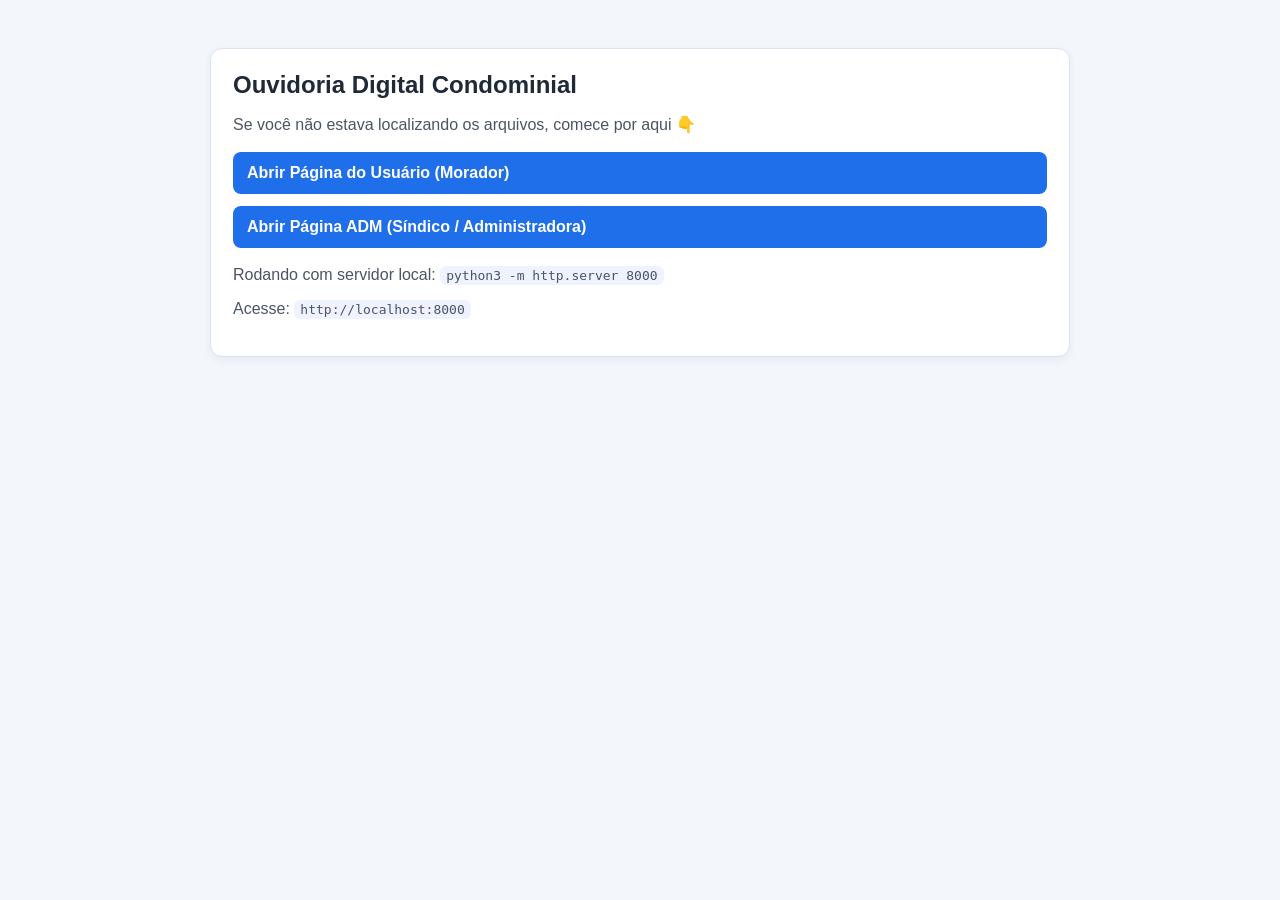
<file: index.html>
<!doctype html>
<html lang="pt-BR">
  <head>
    <meta charset="UTF-8" />
    <meta name="viewport" content="width=device-width, initial-scale=1.0" />
    <title>Ouvidoria Condominial - Início</title>
    <style>
      body {
        margin: 0;
        font-family: Arial, Helvetica, sans-serif;
        background: #f3f6fb;
        color: #1f2937;
      }
      .wrap {
        max-width: 860px;
        margin: 48px auto;
        padding: 0 16px;
      }
      .card {
        background: #fff;
        border: 1px solid #dbe3ef;
        border-radius: 12px;
        padding: 22px;
        box-shadow: 0 3px 10px rgba(13, 39, 80, 0.06);
      }
      h1 {
        margin: 0 0 8px;
      }
      p {
        color: #4b5563;
      }
      .links {
        display: grid;
        gap: 12px;
        margin-top: 18px;
      }
      a {
        display: block;
        text-decoration: none;
        background: #1f6feb;
        color: #fff;
        border-radius: 8px;
        padding: 12px 14px;
        font-weight: 700;
      }
      a:hover {
        background: #1554b8;
      }
      code {
        background: #eef3ff;
        padding: 2px 6px;
        border-radius: 6px;
      }
    </style>
  </head>
  <body>
    <main class="wrap">
      <section class="card">
        <h1>Ouvidoria Digital Condominial</h1>
        <p>Se você não estava localizando os arquivos, comece por aqui 👇</p>

        <div class="links">
          <a href="web/usuario.html">Abrir Página do Usuário (Morador)</a>
          <a href="web/admin.html">Abrir Página ADM (Síndico / Administradora)</a>
        </div>

        <p style="margin-top: 18px;">Rodando com servidor local: <code>python3 -m http.server 8000</code></p>
        <p>Acesse: <code>http://localhost:8000</code></p>
      </section>
    </main>
  </body>
</html>
</file>
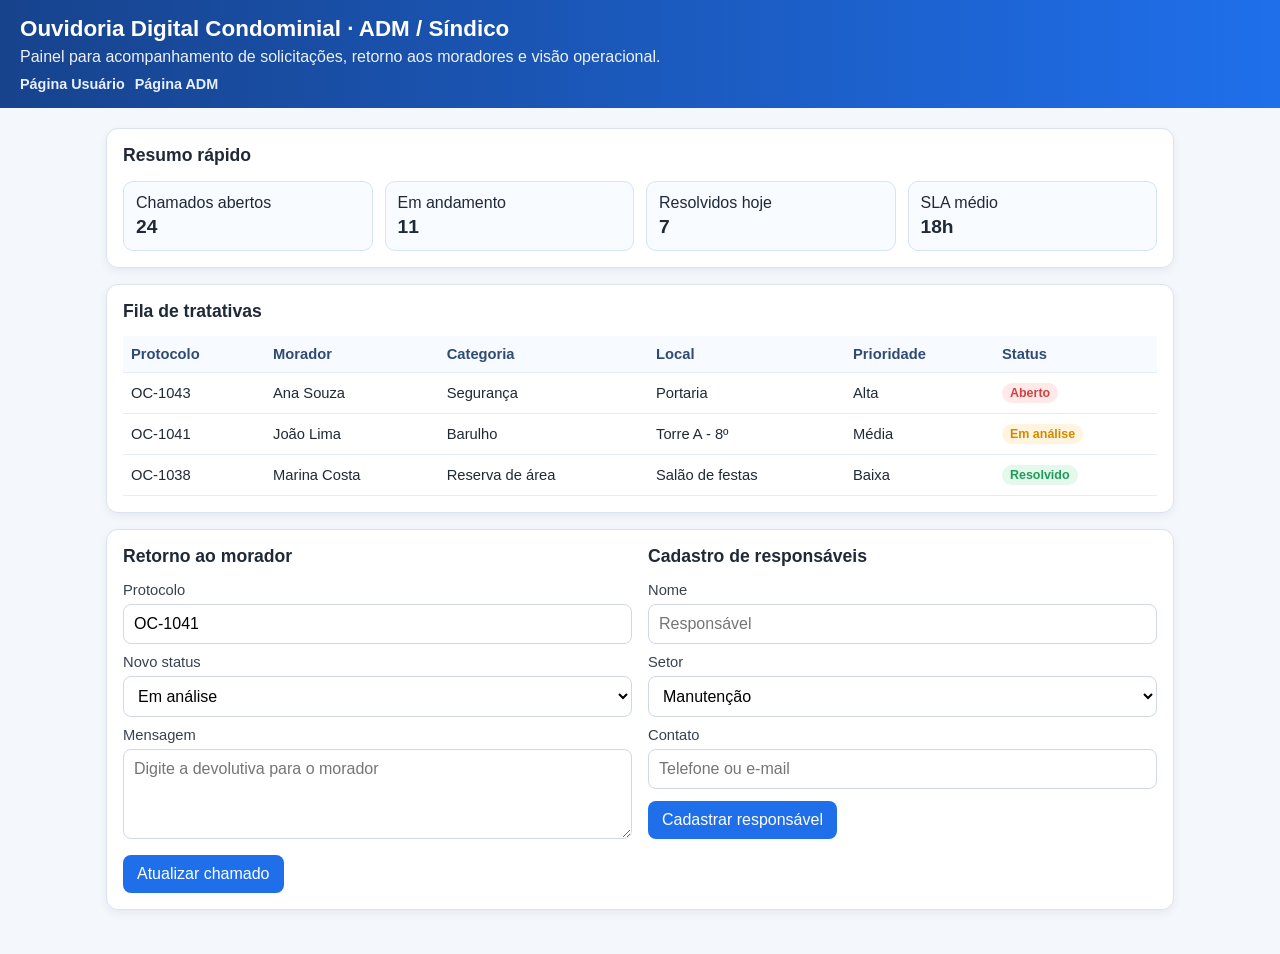
<file: web/admin.html>
<!doctype html>
<html lang="pt-BR">
  <head>
    <meta charset="UTF-8" />
    <meta name="viewport" content="width=device-width, initial-scale=1.0" />
    <title>Ouvidoria Condominial - Painel ADM</title>
    <link rel="stylesheet" href="styles.css" />
  </head>
  <body>
    <header class="header">
      <h1>Ouvidoria Digital Condominial · ADM / Síndico</h1>
      <p>Painel para acompanhamento de solicitações, retorno aos moradores e visão operacional.</p>
      <nav class="nav">
        <a href="usuario.html">Página Usuário</a>
        <a href="admin.html">Página ADM</a>
      </nav>
    </header>

    <main class="container grid" style="gap: 16px;">
      <section class="card">
        <h2>Resumo rápido</h2>
        <div class="metrics">
          <article class="metric">
            Chamados abertos
            <strong>24</strong>
          </article>
          <article class="metric">
            Em andamento
            <strong>11</strong>
          </article>
          <article class="metric">
            Resolvidos hoje
            <strong>7</strong>
          </article>
          <article class="metric">
            SLA médio
            <strong>18h</strong>
          </article>
        </div>
      </section>

      <section class="card">
        <h2>Fila de tratativas</h2>
        <div class="table-wrap">
          <table>
            <thead>
              <tr>
                <th>Protocolo</th>
                <th>Morador</th>
                <th>Categoria</th>
                <th>Local</th>
                <th>Prioridade</th>
                <th>Status</th>
              </tr>
            </thead>
            <tbody>
              <tr>
                <td>OC-1043</td>
                <td>Ana Souza</td>
                <td>Segurança</td>
                <td>Portaria</td>
                <td>Alta</td>
                <td><span class="badge open">Aberto</span></td>
              </tr>
              <tr>
                <td>OC-1041</td>
                <td>João Lima</td>
                <td>Barulho</td>
                <td>Torre A - 8º</td>
                <td>Média</td>
                <td><span class="badge progress">Em análise</span></td>
              </tr>
              <tr>
                <td>OC-1038</td>
                <td>Marina Costa</td>
                <td>Reserva de área</td>
                <td>Salão de festas</td>
                <td>Baixa</td>
                <td><span class="badge done">Resolvido</span></td>
              </tr>
            </tbody>
          </table>
        </div>
      </section>

      <section class="card grid grid-2">
        <article>
          <h2>Retorno ao morador</h2>
          <form>
            <label for="protocolo">Protocolo</label>
            <input id="protocolo" value="OC-1041" />

            <label for="status">Novo status</label>
            <select id="status">
              <option>Em análise</option>
              <option>Em andamento</option>
              <option>Resolvido</option>
              <option>Encerrado</option>
            </select>

            <label for="mensagem">Mensagem</label>
            <textarea id="mensagem" placeholder="Digite a devolutiva para o morador"></textarea>

            <div style="margin-top: 12px;">
              <button class="btn-primary" type="button">Atualizar chamado</button>
            </div>
          </form>
        </article>

        <article>
          <h2>Cadastro de responsáveis</h2>
          <form>
            <label for="nomeResp">Nome</label>
            <input id="nomeResp" placeholder="Responsável" />

            <label for="setorResp">Setor</label>
            <select id="setorResp">
              <option>Manutenção</option>
              <option>Portaria</option>
              <option>Limpeza</option>
              <option>Administração</option>
            </select>

            <label for="contatoResp">Contato</label>
            <input id="contatoResp" placeholder="Telefone ou e-mail" />

            <div style="margin-top: 12px;">
              <button class="btn-primary" type="button">Cadastrar responsável</button>
            </div>
          </form>
        </article>
      </section>
    </main>
  </body>
</html>
</file>
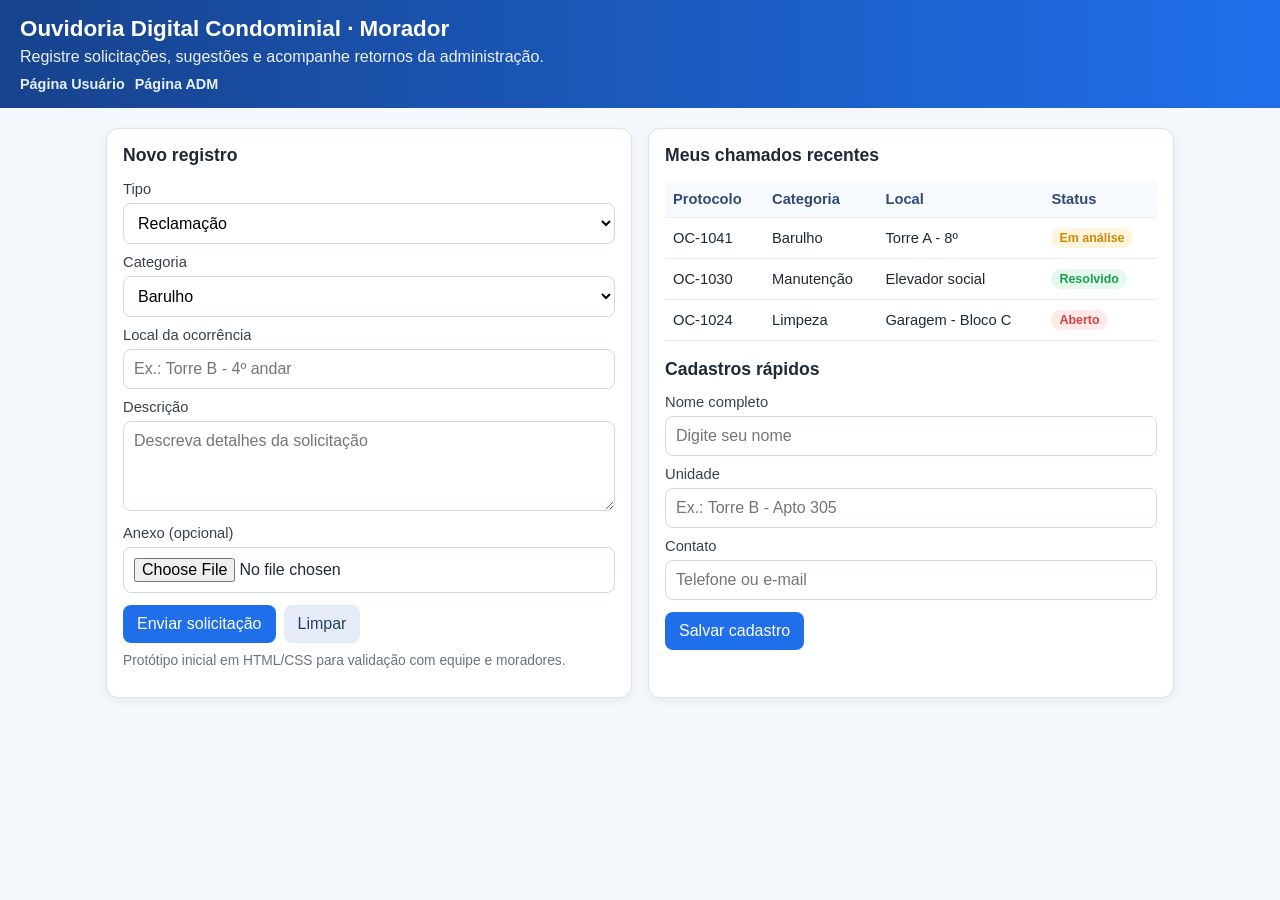
<file: web/usuario.html>
<!doctype html>
<html lang="pt-BR">
  <head>
    <meta charset="UTF-8" />
    <meta name="viewport" content="width=device-width, initial-scale=1.0" />
    <title>Ouvidoria Condominial - Área do Morador</title>
    <link rel="stylesheet" href="styles.css" />
  </head>
  <body>
    <header class="header">
      <h1>Ouvidoria Digital Condominial · Morador</h1>
      <p>Registre solicitações, sugestões e acompanhe retornos da administração.</p>
      <nav class="nav">
        <a href="usuario.html">Página Usuário</a>
        <a href="admin.html">Página ADM</a>
      </nav>
    </header>

    <main class="container grid grid-2">
      <section class="card">
        <h2>Novo registro</h2>
        <form>
          <label for="tipo">Tipo</label>
          <select id="tipo" name="tipo">
            <option>Reclamação</option>
            <option>Sugestão</option>
            <option>Melhoria</option>
            <option>Comunicado</option>
          </select>

          <label for="categoria">Categoria</label>
          <select id="categoria" name="categoria">
            <option>Barulho</option>
            <option>Manutenção</option>
            <option>Segurança</option>
            <option>Limpeza</option>
            <option>Convivência</option>
            <option>Reserva de área</option>
          </select>

          <label for="local">Local da ocorrência</label>
          <input id="local" name="local" placeholder="Ex.: Torre B - 4º andar" />

          <label for="descricao">Descrição</label>
          <textarea id="descricao" name="descricao" placeholder="Descreva detalhes da solicitação"></textarea>

          <label for="anexo">Anexo (opcional)</label>
          <input id="anexo" name="anexo" type="file" />

          <div style="margin-top: 12px; display: flex; gap: 8px;">
            <button class="btn-primary" type="button">Enviar solicitação</button>
            <button class="btn-secondary" type="reset">Limpar</button>
          </div>
        </form>
        <p class="footer-note">Protótipo inicial em HTML/CSS para validação com equipe e moradores.</p>
      </section>

      <section class="card">
        <h2>Meus chamados recentes</h2>
        <div class="table-wrap">
          <table>
            <thead>
              <tr>
                <th>Protocolo</th>
                <th>Categoria</th>
                <th>Local</th>
                <th>Status</th>
              </tr>
            </thead>
            <tbody>
              <tr>
                <td>OC-1041</td>
                <td>Barulho</td>
                <td>Torre A - 8º</td>
                <td><span class="badge progress">Em análise</span></td>
              </tr>
              <tr>
                <td>OC-1030</td>
                <td>Manutenção</td>
                <td>Elevador social</td>
                <td><span class="badge done">Resolvido</span></td>
              </tr>
              <tr>
                <td>OC-1024</td>
                <td>Limpeza</td>
                <td>Garagem - Bloco C</td>
                <td><span class="badge open">Aberto</span></td>
              </tr>
            </tbody>
          </table>
        </div>

        <h2 style="margin-top: 18px;">Cadastros rápidos</h2>
        <form>
          <label for="nomeMorador">Nome completo</label>
          <input id="nomeMorador" placeholder="Digite seu nome" />

          <label for="unidade">Unidade</label>
          <input id="unidade" placeholder="Ex.: Torre B - Apto 305" />

          <label for="contato">Contato</label>
          <input id="contato" placeholder="Telefone ou e-mail" />

          <div style="margin-top: 12px;">
            <button class="btn-primary" type="button">Salvar cadastro</button>
          </div>
        </form>
      </section>
    </main>
  </body>
</html>
</file>
<file: web/styles.css>
:root {
  --bg: #f4f7fb;
  --card: #ffffff;
  --primary: #1f6feb;
  --primary-dark: #1554b8;
  --text: #1f2937;
  --muted: #6b7280;
  --border: #dbe3ef;
  --danger: #d14343;
  --ok: #1f9d58;
  --warning: #d08a00;
}

* {
  box-sizing: border-box;
}

body {
  margin: 0;
  font-family: Arial, Helvetica, sans-serif;
  color: var(--text);
  background: var(--bg);
}

.header {
  background: linear-gradient(90deg, #17438d, #1f6feb);
  color: white;
  padding: 16px 20px;
}

.header h1 {
  margin: 0;
  font-size: 1.4rem;
}

.header p {
  margin: 6px 0 0;
  opacity: 0.92;
}

.container {
  max-width: 1100px;
  margin: 20px auto;
  padding: 0 16px 24px;
}

.grid {
  display: grid;
  gap: 16px;
}

.grid-2 {
  grid-template-columns: repeat(auto-fit, minmax(280px, 1fr));
}

.card {
  background: var(--card);
  border: 1px solid var(--border);
  border-radius: 12px;
  padding: 16px;
  box-shadow: 0 3px 10px rgba(13, 39, 80, 0.06);
}

.card h2 {
  margin-top: 0;
  font-size: 1.1rem;
}

label {
  display: block;
  font-size: 0.92rem;
  margin: 10px 0 6px;
  color: #374151;
}

input,
select,
textarea,
button {
  font: inherit;
}

input,
select,
textarea {
  width: 100%;
  padding: 10px;
  border: 1px solid #cfd8e8;
  border-radius: 8px;
  background: #fff;
}

textarea {
  resize: vertical;
  min-height: 90px;
}

button {
  border: 0;
  border-radius: 8px;
  padding: 10px 14px;
  cursor: pointer;
}

.btn-primary {
  background: var(--primary);
  color: #fff;
}

.btn-primary:hover {
  background: var(--primary-dark);
}

.btn-secondary {
  background: #e5ecf7;
  color: #274061;
}

.metrics {
  display: grid;
  grid-template-columns: repeat(auto-fit, minmax(160px, 1fr));
  gap: 12px;
}

.metric {
  background: #f8fbff;
  border: 1px solid #d6e3f9;
  border-radius: 10px;
  padding: 12px;
}

.metric strong {
  display: block;
  font-size: 1.2rem;
  margin-top: 4px;
}

.table-wrap {
  overflow-x: auto;
}

table {
  border-collapse: collapse;
  width: 100%;
}

th,
td {
  text-align: left;
  border-bottom: 1px solid #e6edf8;
  padding: 10px 8px;
  font-size: 0.92rem;
}

th {
  background: #f7faff;
  color: #304b73;
}

.badge {
  display: inline-block;
  border-radius: 999px;
  padding: 3px 8px;
  font-size: 0.78rem;
  font-weight: 700;
}

.badge.open {
  background: #ffe9e9;
  color: var(--danger);
}

.badge.progress {
  background: #fff5df;
  color: var(--warning);
}

.badge.done {
  background: #e4f8eb;
  color: var(--ok);
}

.footer-note {
  color: var(--muted);
  font-size: 0.86rem;
  margin-top: 10px;
}

.nav {
  margin-top: 10px;
  display: flex;
  gap: 10px;
  flex-wrap: wrap;
}

.nav a {
  color: #e7f0ff;
  text-decoration: none;
  font-weight: 700;
  font-size: 0.9rem;
}

.nav a:hover {
  text-decoration: underline;
}
</file>
